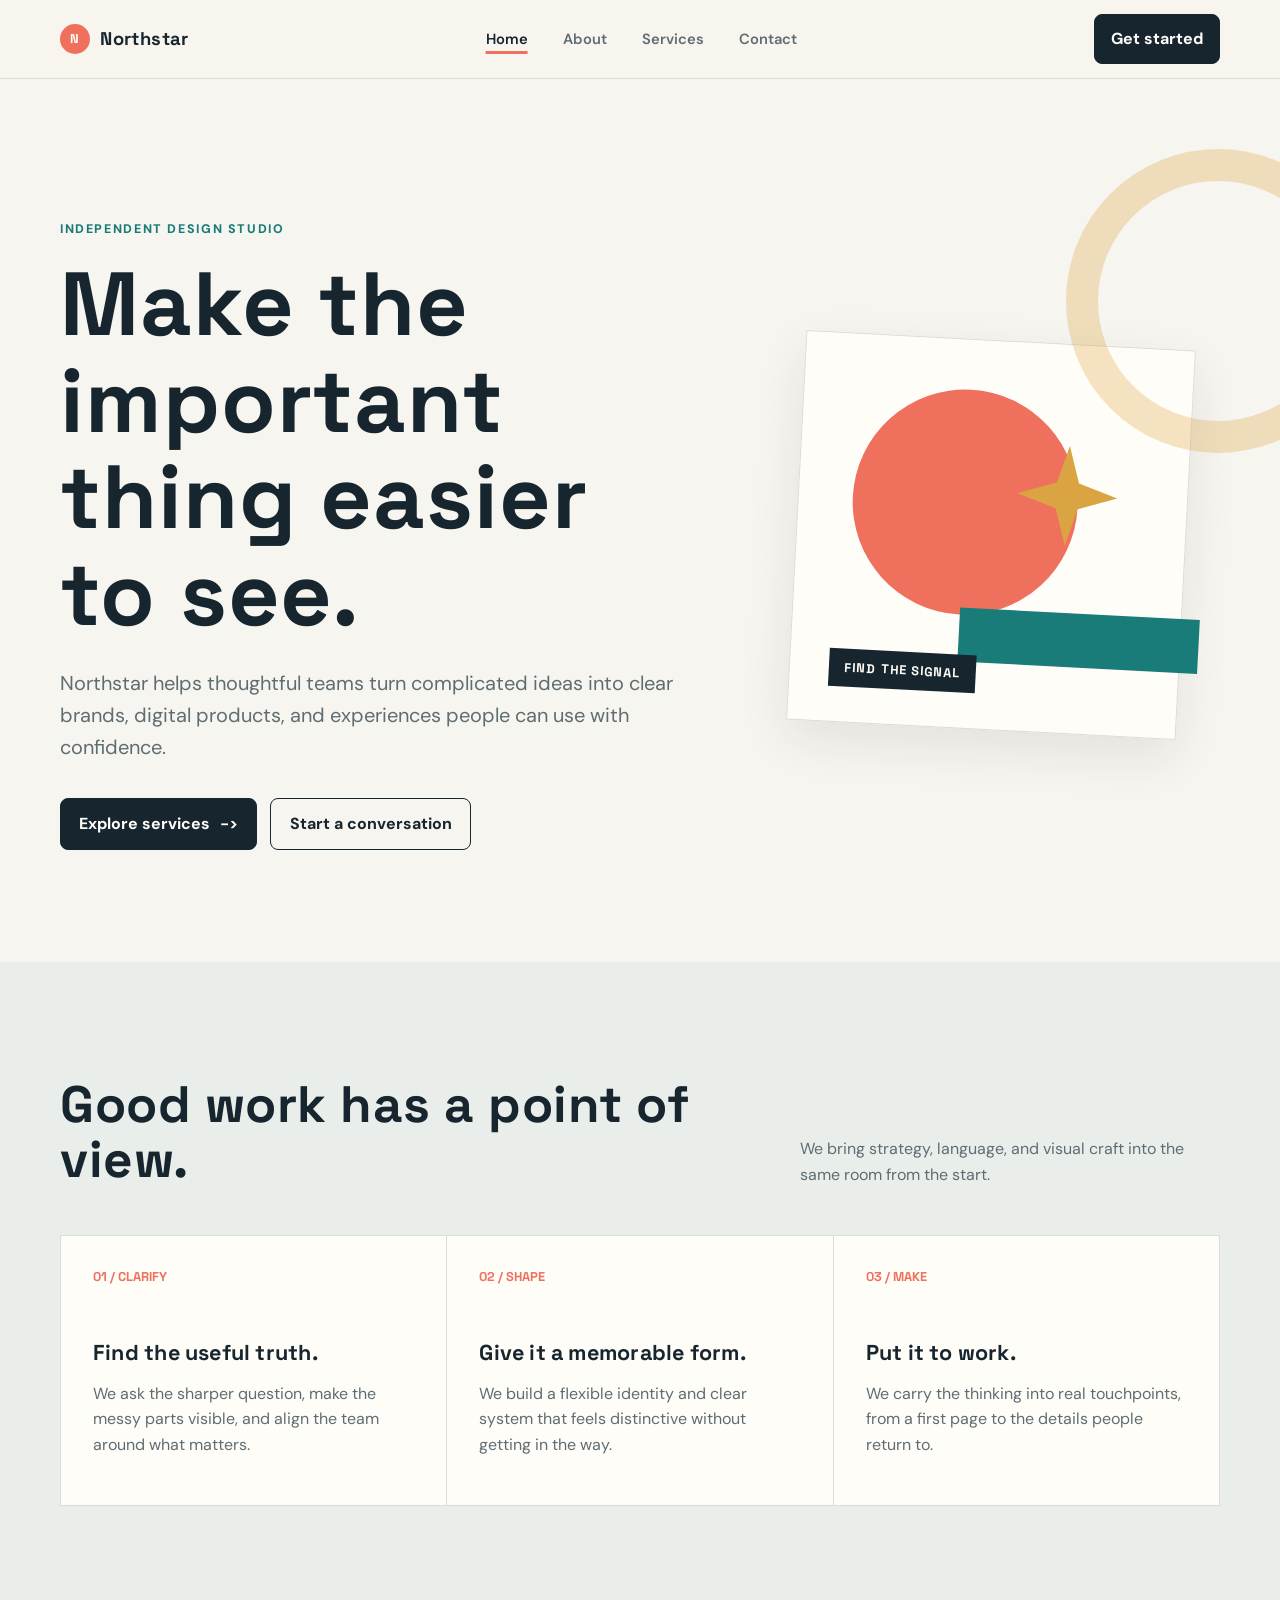
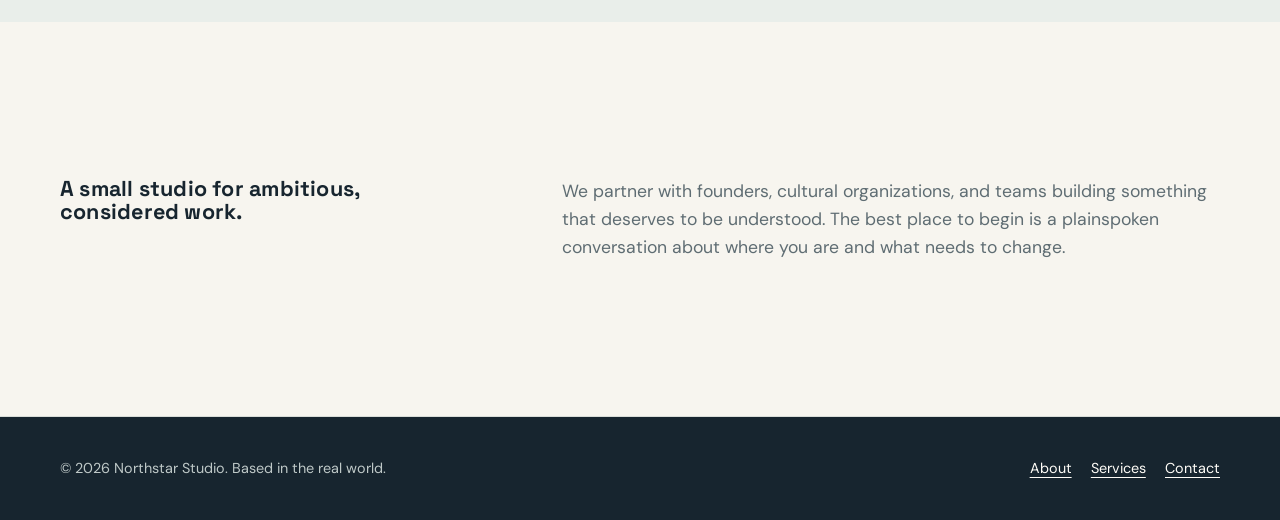
<file: index.html>
<!doctype html>
<html lang="en">
<head>
  <meta charset="utf-8">
  <meta name="viewport" content="width=device-width, initial-scale=1">
  <title>Northstar Studio | Clear ideas, made useful</title>
  <meta name="description" content="Northstar Studio is an independent design studio helping thoughtful teams turn complex ideas into clear, useful experiences.">
  <meta property="og:title" content="Northstar Studio | Clear ideas, made useful">
  <meta property="og:description" content="An independent design studio for clear, useful brand and digital experiences.">
  <meta property="og:type" content="website">
  <meta property="og:url" content="/index.html">
  <link rel="icon" href="assets/favicon.svg" type="image/svg+xml">
  <link rel="preconnect" href="https://fonts.googleapis.com">
  <link rel="preconnect" href="https://fonts.gstatic.com" crossorigin>
  <link href="https://fonts.googleapis.com/css2?family=DM+Sans:wght@400;500;600;700&family=Space+Grotesk:wght@500;600;700&display=swap" rel="stylesheet">
  <link rel="stylesheet" href="styles.css">
</head>
<body>
  <a class="skip-link" href="#main-content">Skip to content</a>
  <header class="site-header">
    <div class="container nav-wrap">
      <a class="logo" href="index.html" aria-label="Northstar Studio home"><span class="logo-mark" aria-hidden="true">N</span> Northstar</a>
      <button class="menu-button" type="button" data-menu-button aria-expanded="false" aria-controls="primary-navigation">Menu</button>
      <nav id="primary-navigation" data-primary-navigation aria-label="Primary navigation">
        <ul class="nav-list">
          <li><a href="index.html" aria-current="page">Home</a></li>
          <li><a href="about.html">About</a></li>
          <li><a href="services.html">Services</a></li>
          <li><a href="contact.html">Contact</a></li>
        </ul>
      </nav>
      <div class="nav-actions">
        <div class="auth-links" data-auth-area>
          <a class="auth-link primary" data-login-link href="login.html">Get started</a>
          <div class="user-badge" data-user-block hidden>
            <span>Hi,</span>
            <strong data-auth-name>Guest</strong>
            <button class="button auth-button" type="button" data-logout-button>Log out</button>
          </div>
        </div>
      </div>
    </div>
  </header>
  <main id="main-content">
    <section class="hero">
      <div class="container hero-grid">
        <div>
          <p class="eyebrow">Independent design studio</p>
          <h1>Make the important thing easier to see.</h1>
          <p class="lede">Northstar helps thoughtful teams turn complicated ideas into clear brands, digital products, and experiences people can use with confidence.</p>
          <div class="hero-actions">
            <a class="button" href="services.html">Explore services <span aria-hidden="true">-&gt;</span></a>
            <a class="button button-secondary" href="contact.html">Start a conversation</a>
          </div>
        </div>
        <div class="signal-art" aria-label="Abstract Northstar Studio graphic" role="img">
          <div class="signal-frame"><span class="signal-star" aria-hidden="true"></span><span class="signal-label">Find the signal</span></div>
        </div>
      </div>
    </section>
    <section class="section section-muted" aria-labelledby="approach-title">
      <div class="container">
        <div class="section-heading"><h2 id="approach-title">Good work has a point of view.</h2><p>We bring strategy, language, and visual craft into the same room from the start.</p></div>
        <div class="grid-3">
          <article class="service-card"><span class="service-number">01 / CLARIFY</span><h3>Find the useful truth.</h3><p>We ask the sharper question, make the messy parts visible, and align the team around what matters.</p></article>
          <article class="service-card"><span class="service-number">02 / SHAPE</span><h3>Give it a memorable form.</h3><p>We build a flexible identity and clear system that feels distinctive without getting in the way.</p></article>
          <article class="service-card"><span class="service-number">03 / MAKE</span><h3>Put it to work.</h3><p>We carry the thinking into real touchpoints, from a first page to the details people return to.</p></article>
        </div>
      </div>
    </section>
    <section class="section" aria-labelledby="fit-title">
      <div class="container">
        <div class="band"><h3 id="fit-title">A small studio for ambitious, considered work.</h3><p>We partner with founders, cultural organizations, and teams building something that deserves to be understood. The best place to begin is a plainspoken conversation about where you are and what needs to change.</p></div>
      </div>
    </section>
  </main>
  <footer class="site-footer"><div class="container footer-wrap"><p>&copy; <span data-current-year>2026</span> Northstar Studio. Based in the real world.</p><nav class="footer-links" aria-label="Footer navigation"><a href="about.html">About</a><a href="services.html">Services</a><a href="contact.html">Contact</a></nav></div></footer>
  <script src="script.js" defer></script>
</body>
</html>
</file>
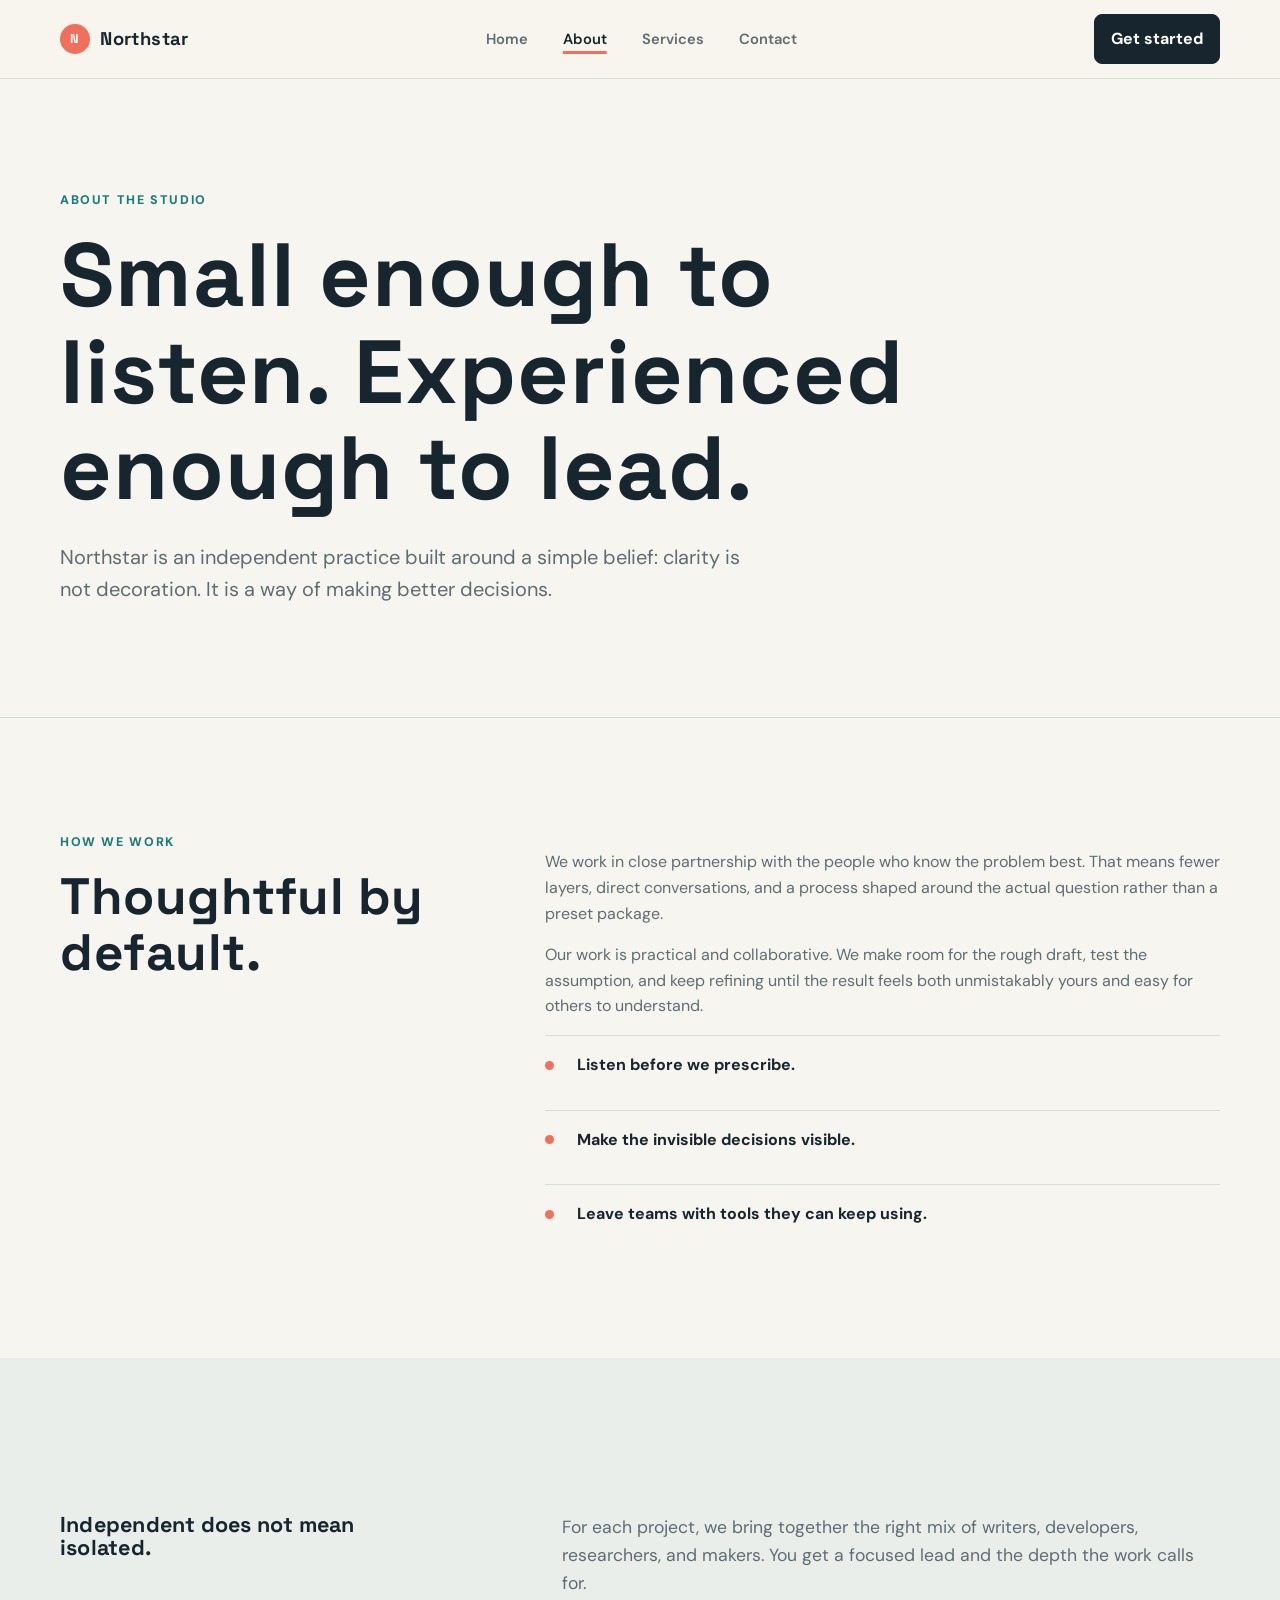
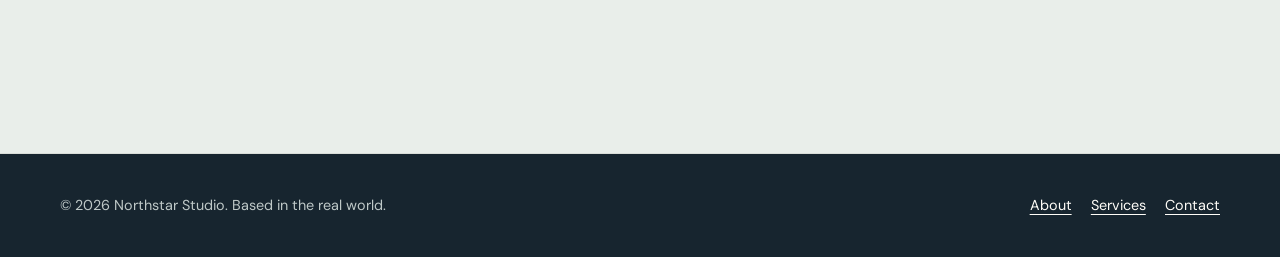
<file: about.html>
<!doctype html>
<html lang="en">
<head>
  <meta charset="utf-8">
  <meta name="viewport" content="width=device-width, initial-scale=1">
  <title>About Northstar Studio | Independent design partner</title>
  <meta name="description" content="Learn how Northstar Studio works with small teams to make complex ideas clear, useful, and memorable.">
  <meta property="og:title" content="About Northstar Studio">
  <meta property="og:description" content="An independent design partner for teams with something meaningful to make clear.">
  <meta property="og:type" content="website">
  <meta property="og:url" content="/about.html">
  <link rel="icon" href="assets/favicon.svg" type="image/svg+xml">
  <link rel="preconnect" href="https://fonts.googleapis.com"><link rel="preconnect" href="https://fonts.gstatic.com" crossorigin>
  <link href="https://fonts.googleapis.com/css2?family=DM+Sans:wght@400;500;600;700&family=Space+Grotesk:wght@500;600;700&display=swap" rel="stylesheet"><link rel="stylesheet" href="styles.css">
</head>
<body>
  <a class="skip-link" href="#main-content">Skip to content</a>
  <header class="site-header"><div class="container nav-wrap"><a class="logo" href="index.html" aria-label="Northstar Studio home"><span class="logo-mark" aria-hidden="true">N</span> Northstar</a><button class="menu-button" type="button" data-menu-button aria-expanded="false" aria-controls="primary-navigation">Menu</button><nav id="primary-navigation" data-primary-navigation aria-label="Primary navigation"><ul class="nav-list"><li><a href="index.html">Home</a></li><li><a href="about.html" aria-current="page">About</a></li><li><a href="services.html">Services</a></li><li><a href="contact.html">Contact</a></li></ul></nav><div class="nav-actions"><div class="auth-links" data-auth-area><a class="auth-link primary" data-login-link href="login.html">Get started</a><div class="user-badge" data-user-block hidden><span>Hi,</span><strong data-auth-name>Guest</strong><button class="button auth-button" type="button" data-logout-button>Log out</button></div></div></div></div></header>
  <main id="main-content">
    <section class="page-hero"><div class="container"><p class="eyebrow">About the studio</p><h1>Small enough to listen. Experienced enough to lead.</h1><p class="lede">Northstar is an independent practice built around a simple belief: clarity is not decoration. It is a way of making better decisions.</p></div></section>
    <section class="section"><div class="container split"><div><p class="eyebrow">How we work</p><h2>Thoughtful by default.</h2></div><div class="content-copy"><p>We work in close partnership with the people who know the problem best. That means fewer layers, direct conversations, and a process shaped around the actual question rather than a preset package.</p><p>Our work is practical and collaborative. We make room for the rough draft, test the assumption, and keep refining until the result feels both unmistakably yours and easy for others to understand.</p><ul class="list"><li><strong>Listen before we prescribe.</strong></li><li><strong>Make the invisible decisions visible.</strong></li><li><strong>Leave teams with tools they can keep using.</strong></li></ul></div></div></section>
    <section class="section section-muted"><div class="container"><div class="band"><h3>Independent does not mean isolated.</h3><p>For each project, we bring together the right mix of writers, developers, researchers, and makers. You get a focused lead and the depth the work calls for.</p></div></div></section>
  </main>
  <footer class="site-footer"><div class="container footer-wrap"><p>&copy; <span data-current-year>2026</span> Northstar Studio. Based in the real world.</p><nav class="footer-links" aria-label="Footer navigation"><a href="about.html">About</a><a href="services.html">Services</a><a href="contact.html">Contact</a></nav></div></footer><script src="script.js" defer></script>
</body>
</html>
</file>
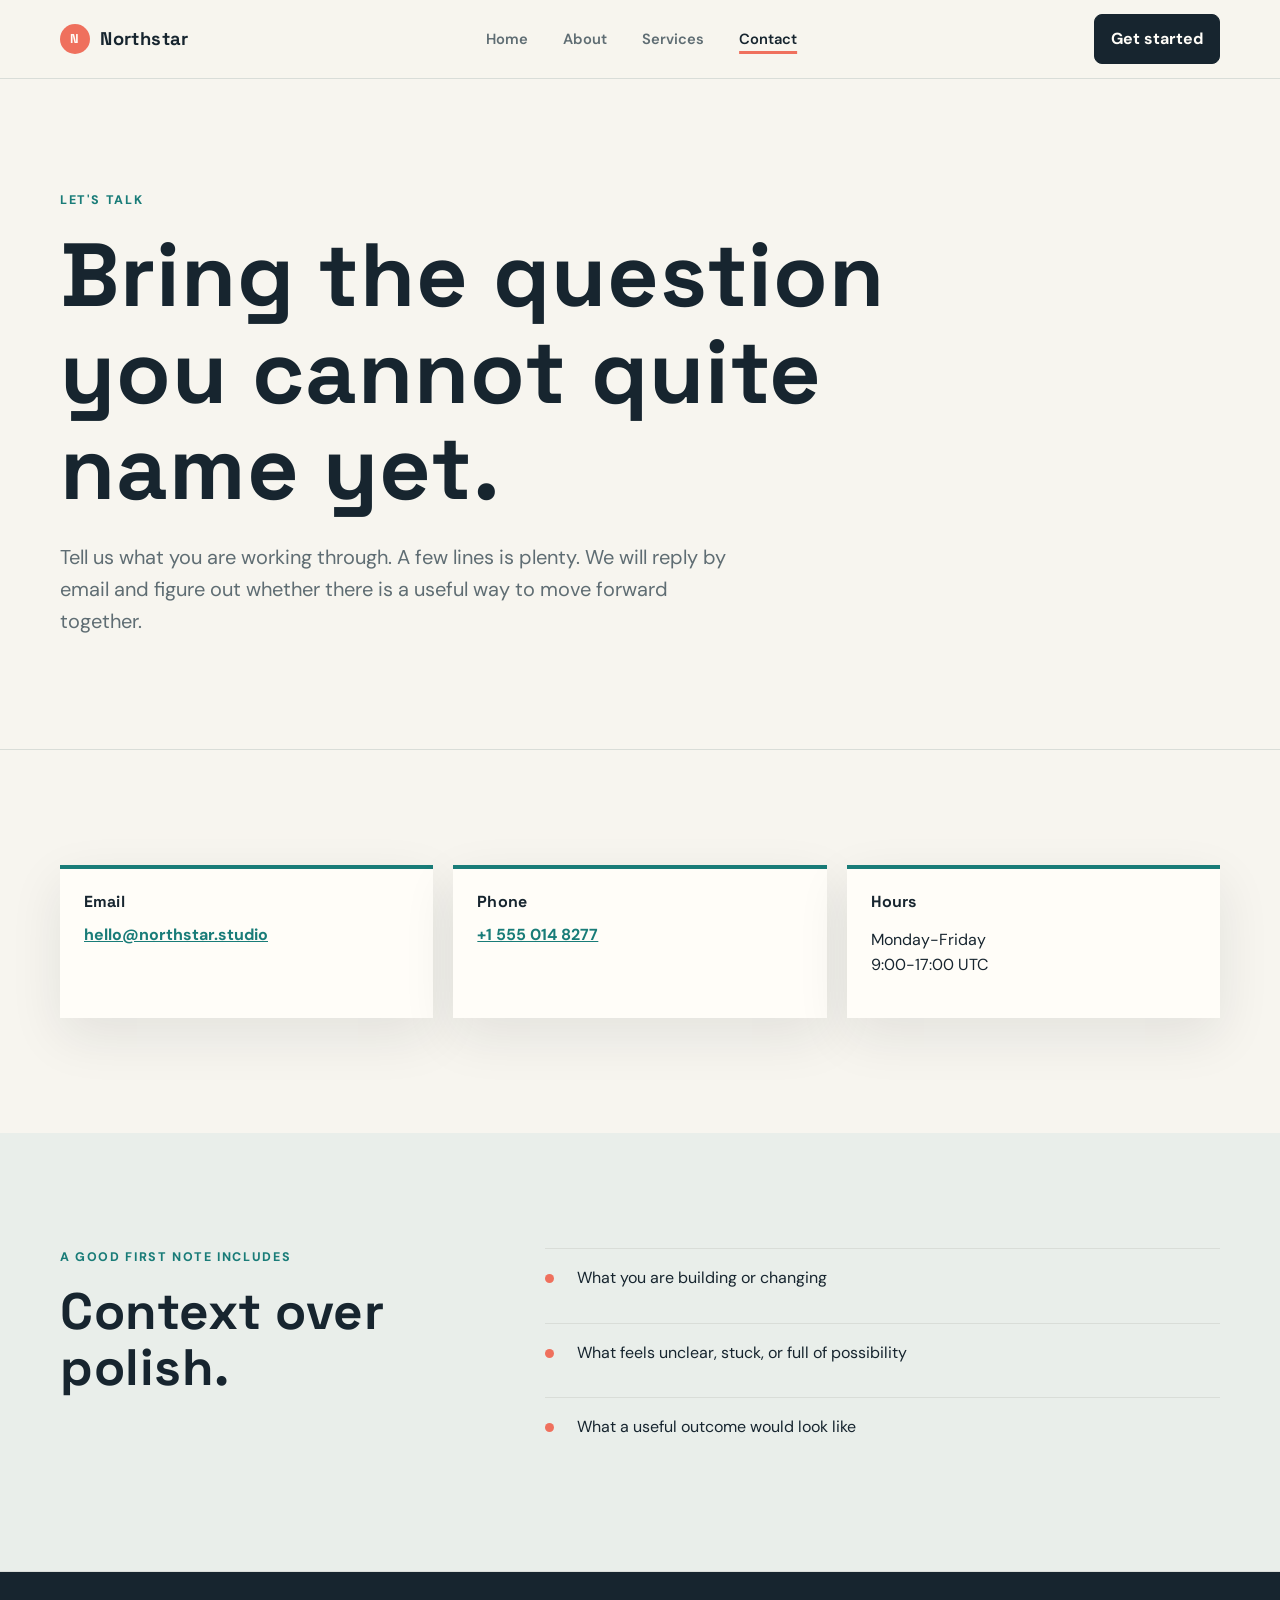
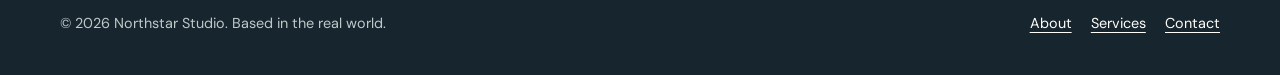
<file: contact.html>
<!doctype html>
<html lang="en">
<head>
  <meta charset="utf-8">
  <meta name="viewport" content="width=device-width, initial-scale=1">
  <title>Contact Northstar Studio | Begin a conversation</title>
  <meta name="description" content="Contact Northstar Studio to discuss a brand, digital design, or clarity challenge your team is working through.">
  <meta property="og:title" content="Contact Northstar Studio">
  <meta property="og:description" content="Tell us what you are working through and we will make space for a useful first conversation.">
  <meta property="og:type" content="website">
  <meta property="og:url" content="/contact.html">
  <link rel="icon" href="assets/favicon.svg" type="image/svg+xml">
  <link rel="preconnect" href="https://fonts.googleapis.com"><link rel="preconnect" href="https://fonts.gstatic.com" crossorigin>
  <link href="https://fonts.googleapis.com/css2?family=DM+Sans:wght@400;500;600;700&family=Space+Grotesk:wght@500;600;700&display=swap" rel="stylesheet"><link rel="stylesheet" href="styles.css">
</head>
<body>
  <a class="skip-link" href="#main-content">Skip to content</a>
  <header class="site-header"><div class="container nav-wrap"><a class="logo" href="index.html" aria-label="Northstar Studio home"><span class="logo-mark" aria-hidden="true">N</span> Northstar</a><button class="menu-button" type="button" data-menu-button aria-expanded="false" aria-controls="primary-navigation">Menu</button><nav id="primary-navigation" data-primary-navigation aria-label="Primary navigation"><ul class="nav-list"><li><a href="index.html">Home</a></li><li><a href="about.html">About</a></li><li><a href="services.html">Services</a></li><li><a href="contact.html" aria-current="page">Contact</a></li></ul></nav><div class="nav-actions"><div class="auth-links" data-auth-area><a class="auth-link primary" data-login-link href="login.html">Get started</a><div class="user-badge" data-user-block hidden><span>Hi,</span><strong data-auth-name>Guest</strong><button class="button auth-button" type="button" data-logout-button>Log out</button></div></div></div></div></header>
  <main id="main-content">
    <section class="page-hero"><div class="container"><p class="eyebrow">Let's talk</p><h1>Bring the question you cannot quite name yet.</h1><p class="lede">Tell us what you are working through. A few lines is plenty. We will reply by email and figure out whether there is a useful way to move forward together.</p></div></section>
    <section class="section"><div class="container contact-grid"><div class="contact-item"><h2>Email</h2><a href="mailto:hello@northstar.studio">hello@northstar.studio</a></div><div class="contact-item"><h2>Phone</h2><a href="tel:+15550148277">+1 555 014 8277</a></div><div class="contact-item"><h2>Hours</h2><p>Monday-Friday<br>9:00-17:00 UTC</p></div></div></section>
    <section class="section section-muted"><div class="container split"><div><p class="eyebrow">A good first note includes</p><h2>Context over polish.</h2></div><ul class="list"><li>What you are building or changing</li><li>What feels unclear, stuck, or full of possibility</li><li>What a useful outcome would look like</li></ul></div></section>
  </main>
  <footer class="site-footer"><div class="container footer-wrap"><p>&copy; <span data-current-year>2026</span> Northstar Studio. Based in the real world.</p><nav class="footer-links" aria-label="Footer navigation"><a href="about.html">About</a><a href="services.html">Services</a><a href="contact.html">Contact</a></nav></div></footer><script src="script.js" defer></script>
</body>
</html>
</file>
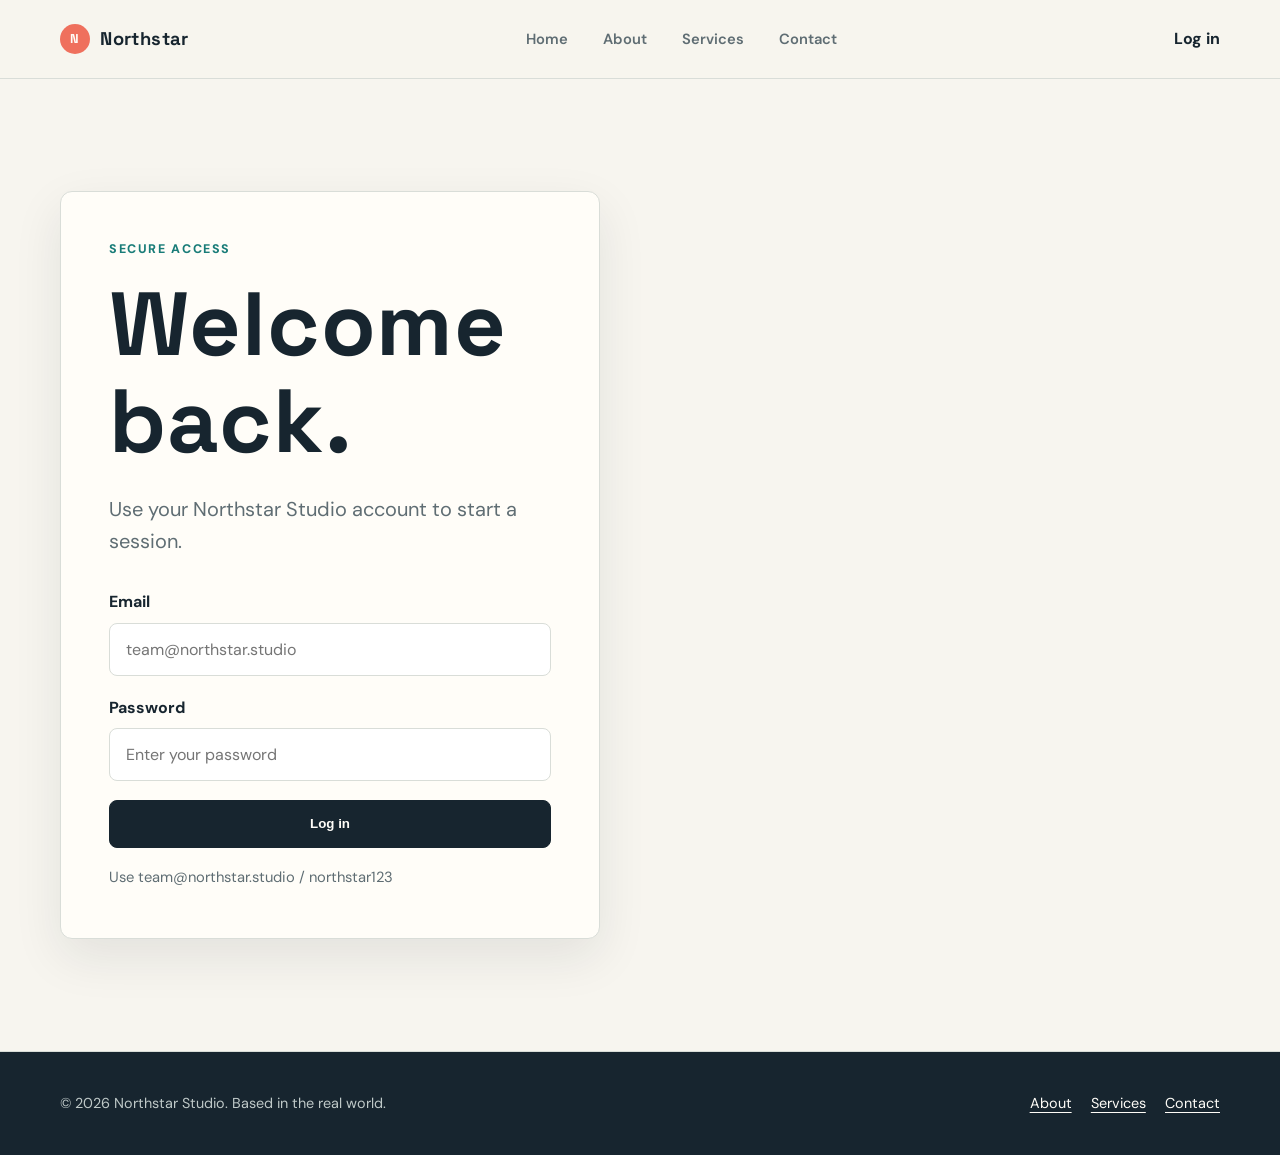
<file: login.html>
<!doctype html>
<html lang="en">
<head>
  <meta charset="utf-8">
  <meta name="viewport" content="width=device-width, initial-scale=1">
  <title>Login | Northstar Studio</title>
  <meta name="description" content="Log in to Northstar Studio using your session-based account.">
  <meta property="og:title" content="Login | Northstar Studio">
  <meta property="og:description" content="Northstar Studio secured session sign-in.">
  <meta property="og:type" content="website">
  <meta property="og:url" content="/login.html">
  <link rel="icon" href="assets/favicon.svg" type="image/svg+xml">
  <link rel="preconnect" href="https://fonts.googleapis.com">
  <link rel="preconnect" href="https://fonts.gstatic.com" crossorigin>
  <link href="https://fonts.googleapis.com/css2?family=DM+Sans:wght@400;500;600;700&family=Space+Grotesk:wght@500;600;700&display=swap" rel="stylesheet">
  <link rel="stylesheet" href="styles.css">
</head>
<body>
  <a class="skip-link" href="#main-content">Skip to content</a>
  <header class="site-header">
    <div class="container nav-wrap">
      <a class="logo" href="index.html" aria-label="Northstar Studio home"><span class="logo-mark" aria-hidden="true">N</span> Northstar</a>
      <button class="menu-button" type="button" data-menu-button aria-expanded="false" aria-controls="primary-navigation">Menu</button>
      <nav id="primary-navigation" data-primary-navigation aria-label="Primary navigation">
        <ul class="nav-list">
          <li><a href="index.html">Home</a></li>
          <li><a href="about.html">About</a></li>
          <li><a href="services.html">Services</a></li>
          <li><a href="contact.html">Contact</a></li>
        </ul>
      </nav>
      <div class="nav-actions">
        <div class="auth-links" data-auth-area>
          <a class="auth-link" data-login-link href="login.html">Log in</a>
          <div class="user-badge" data-user-block hidden>
            <span>Hi,</span>
            <strong data-auth-name>Guest</strong>
            <button class="button auth-button" type="button" data-logout-button>Log out</button>
          </div>
        </div>
      </div>
    </div>
  </header>

  <main id="main-content" class="auth-page">
    <section class="auth-shell">
      <div class="container">
        <div class="auth-card">
          <p class="eyebrow">Secure access</p>
          <h1>Welcome back.</h1>
          <p class="lede">Use your Northstar Studio account to start a session.</p>

          <form class="auth-form" data-login-form novalidate>
            <div class="auth-field">
              <label for="email">Email</label>
              <input id="email" name="email" type="email" autocomplete="email" placeholder="team@northstar.studio" required>
            </div>

            <div class="auth-field">
              <label for="password">Password</label>
              <input id="password" name="password" type="password" autocomplete="current-password" placeholder="Enter your password" required>
            </div>

            <button class="button" type="submit">Log in</button>
            <p class="auth-status" data-login-message aria-live="polite">Use team@northstar.studio / northstar123</p>
          </form>
        </div>
      </div>
    </section>
  </main>

  <footer class="site-footer">
    <div class="container footer-wrap">
      <p>&copy; <span data-current-year>2026</span> Northstar Studio. Based in the real world.</p>
      <nav class="footer-links" aria-label="Footer navigation">
        <a href="about.html">About</a>
        <a href="services.html">Services</a>
        <a href="contact.html">Contact</a>
      </nav>
    </div>
  </footer>
  <script src="script.js" defer></script>
</body>
</html>
</file>
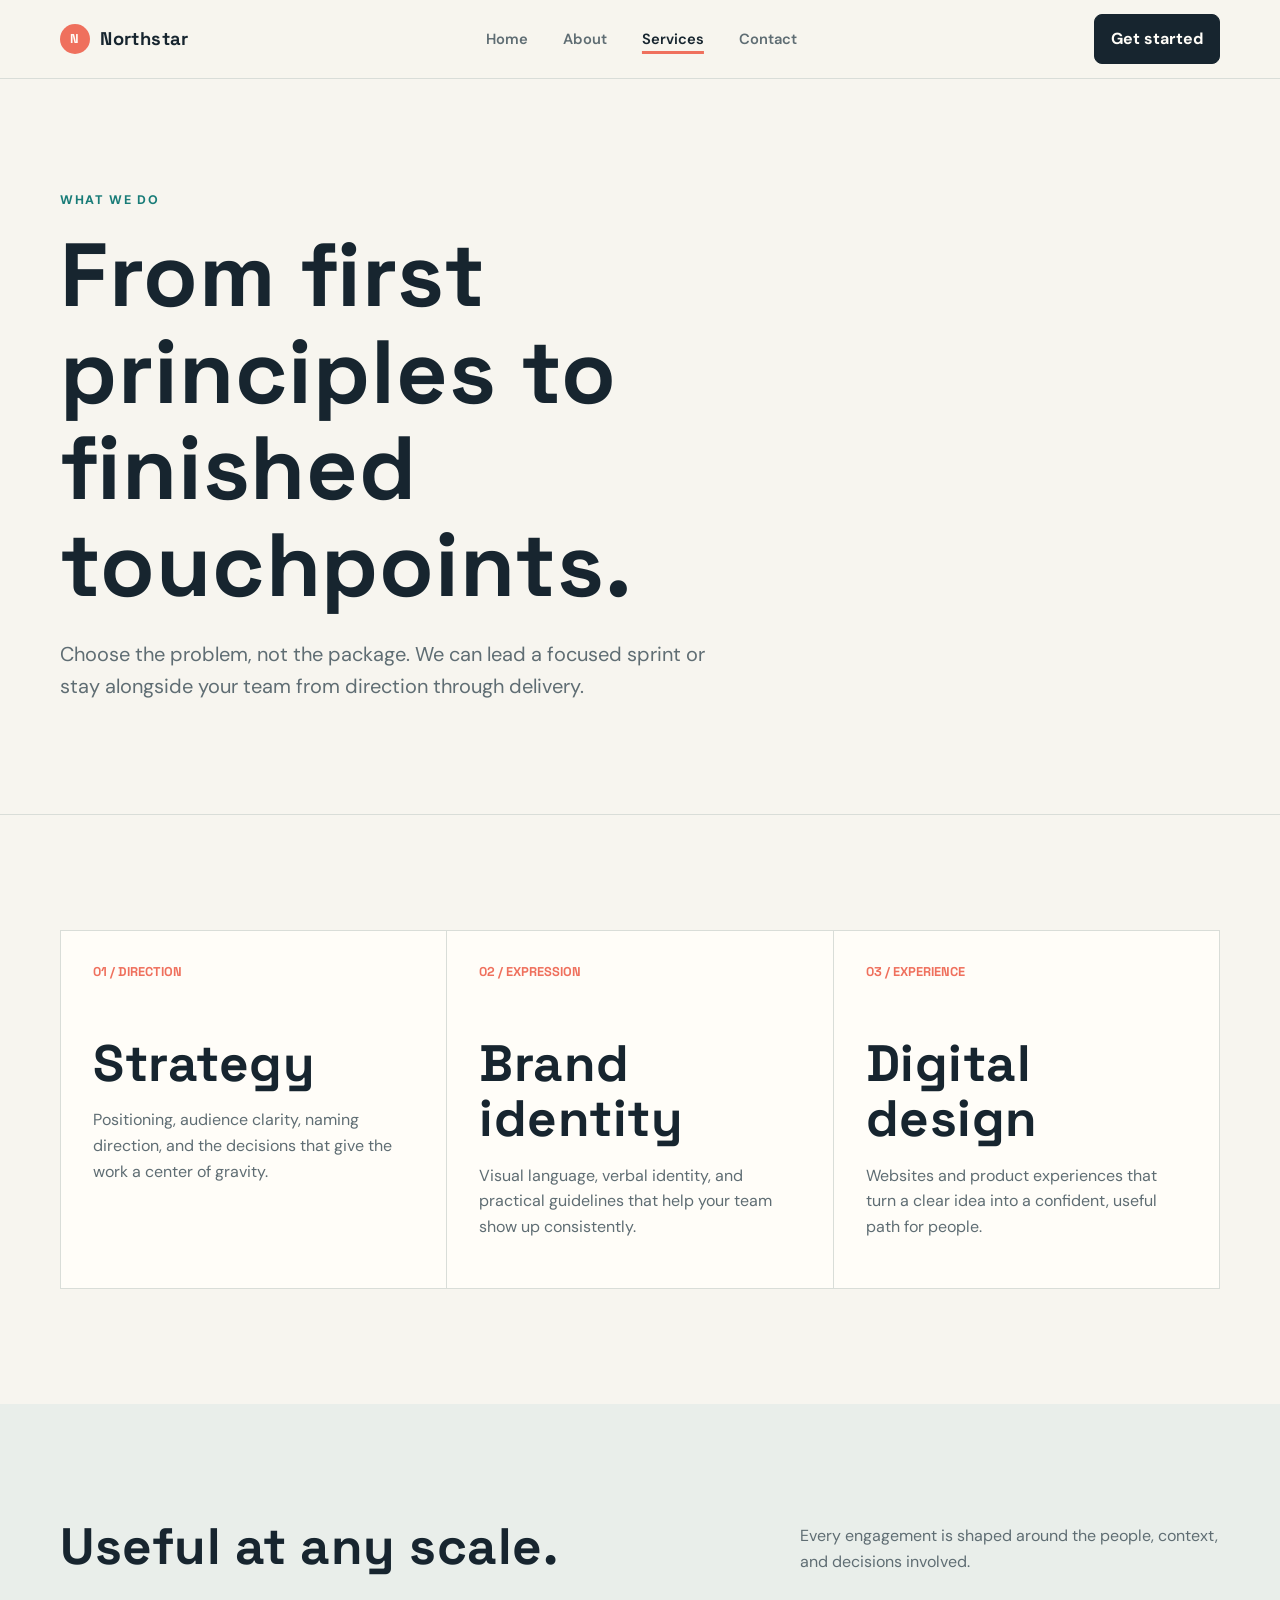
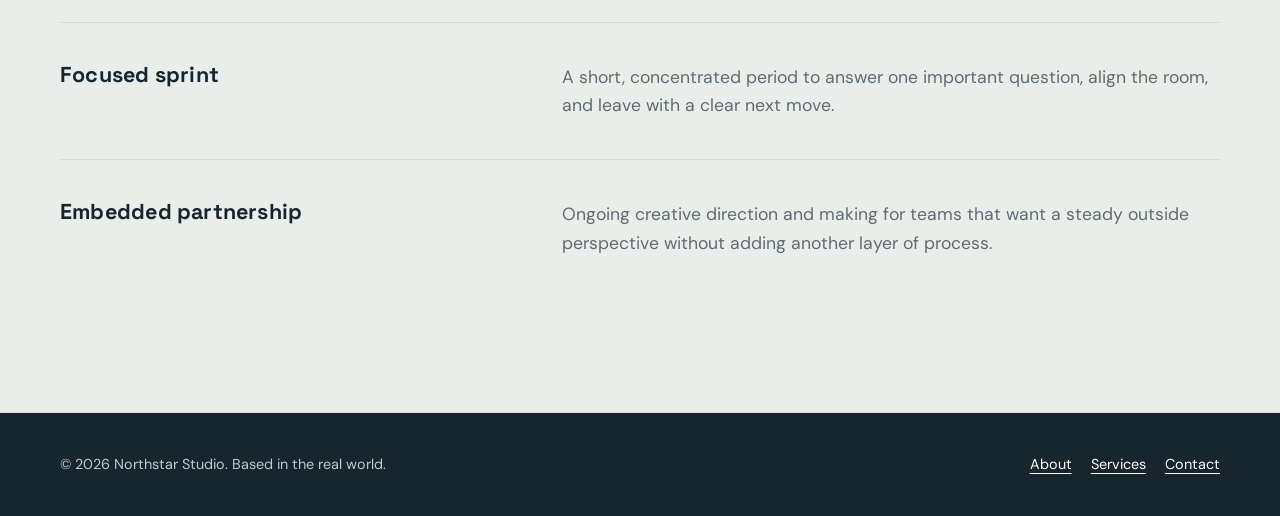
<file: services.html>
<!doctype html>
<html lang="en">
<head>
  <meta charset="utf-8">
  <meta name="viewport" content="width=device-width, initial-scale=1">
  <title>Services | Northstar Studio</title>
  <meta name="description" content="Explore Northstar Studio services in strategy, brand identity, digital design, and content systems.">
  <meta property="og:title" content="Services | Northstar Studio">
  <meta property="og:description" content="Strategy, identity, digital design, and content systems for thoughtful teams.">
  <meta property="og:type" content="website">
  <meta property="og:url" content="/services.html">
  <link rel="icon" href="assets/favicon.svg" type="image/svg+xml">
  <link rel="preconnect" href="https://fonts.googleapis.com"><link rel="preconnect" href="https://fonts.gstatic.com" crossorigin>
  <link href="https://fonts.googleapis.com/css2?family=DM+Sans:wght@400;500;600;700&family=Space+Grotesk:wght@500;600;700&display=swap" rel="stylesheet"><link rel="stylesheet" href="styles.css">
</head>
<body>
  <a class="skip-link" href="#main-content">Skip to content</a>
  <header class="site-header"><div class="container nav-wrap"><a class="logo" href="index.html" aria-label="Northstar Studio home"><span class="logo-mark" aria-hidden="true">N</span> Northstar</a><button class="menu-button" type="button" data-menu-button aria-expanded="false" aria-controls="primary-navigation">Menu</button><nav id="primary-navigation" data-primary-navigation aria-label="Primary navigation"><ul class="nav-list"><li><a href="index.html">Home</a></li><li><a href="about.html">About</a></li><li><a href="services.html" aria-current="page">Services</a></li><li><a href="contact.html">Contact</a></li></ul></nav><div class="nav-actions"><div class="auth-links" data-auth-area><a class="auth-link primary" data-login-link href="login.html">Get started</a><div class="user-badge" data-user-block hidden><span>Hi,</span><strong data-auth-name>Guest</strong><button class="button auth-button" type="button" data-logout-button>Log out</button></div></div></div></div></header>
  <main id="main-content">
    <section class="page-hero"><div class="container"><p class="eyebrow">What we do</p><h1>From first principles to finished touchpoints.</h1><p class="lede">Choose the problem, not the package. We can lead a focused sprint or stay alongside your team from direction through delivery.</p></div></section>
    <section class="section"><div class="container"><div class="grid-3"><article class="service-card"><span class="service-number">01 / DIRECTION</span><h2>Strategy</h2><p>Positioning, audience clarity, naming direction, and the decisions that give the work a center of gravity.</p></article><article class="service-card"><span class="service-number">02 / EXPRESSION</span><h2>Brand identity</h2><p>Visual language, verbal identity, and practical guidelines that help your team show up consistently.</p></article><article class="service-card"><span class="service-number">03 / EXPERIENCE</span><h2>Digital design</h2><p>Websites and product experiences that turn a clear idea into a confident, useful path for people.</p></article></div></div></section>
    <section class="section section-muted"><div class="container"><div class="section-heading"><h2>Useful at any scale.</h2><p>Every engagement is shaped around the people, context, and decisions involved.</p></div><div class="band"><h3>Focused sprint</h3><p>A short, concentrated period to answer one important question, align the room, and leave with a clear next move.</p></div><div class="band"><h3>Embedded partnership</h3><p>Ongoing creative direction and making for teams that want a steady outside perspective without adding another layer of process.</p></div></div></section>
  </main>
  <footer class="site-footer"><div class="container footer-wrap"><p>&copy; <span data-current-year>2026</span> Northstar Studio. Based in the real world.</p><nav class="footer-links" aria-label="Footer navigation"><a href="about.html">About</a><a href="services.html">Services</a><a href="contact.html">Contact</a></nav></div></footer><script src="script.js" defer></script>
</body>
</html>
</file>
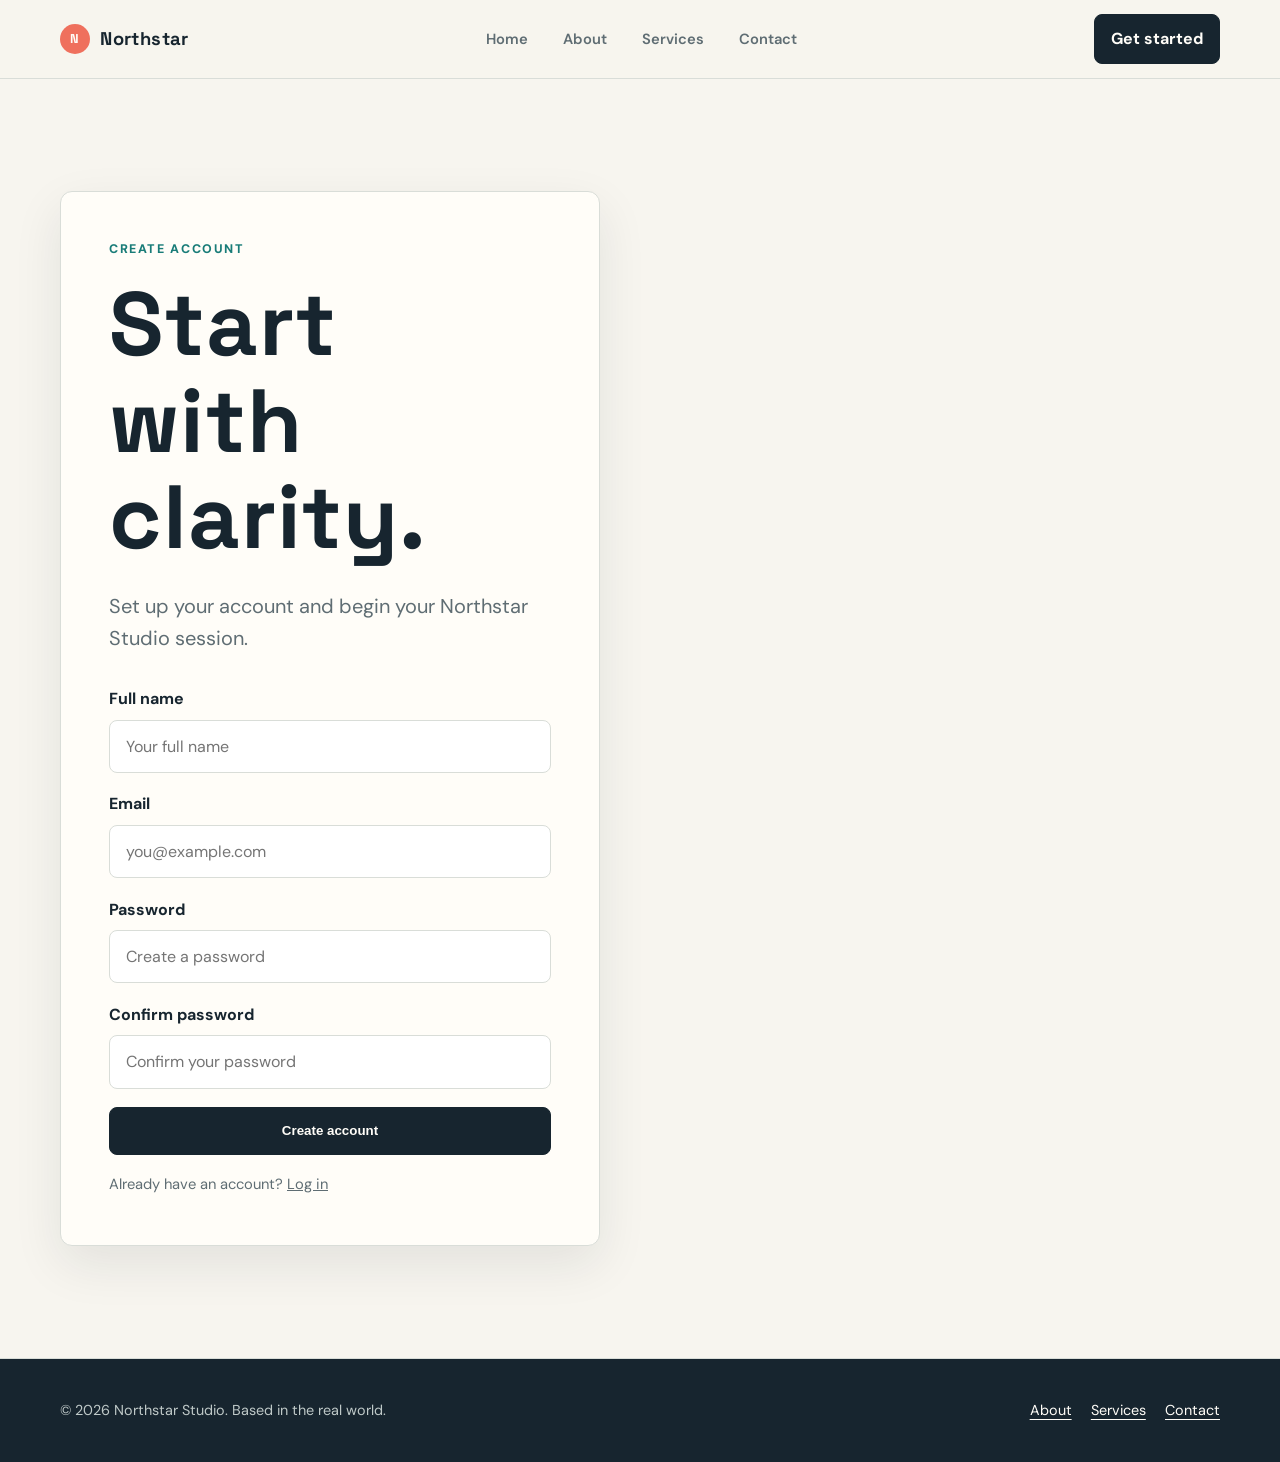
<file: signup.html>
<!doctype html>
<html lang="en">
<head>
  <meta charset="utf-8">
  <meta name="viewport" content="width=device-width, initial-scale=1">
  <title>Sign up | Northstar Studio</title>
  <meta name="description" content="Create a Northstar Studio account to start a session.">
  <meta property="og:title" content="Sign up | Northstar Studio">
  <meta property="og:description" content="Create your Northstar Studio account.">
  <meta property="og:type" content="website">
  <meta property="og:url" content="/signup.html">
  <link rel="icon" href="assets/favicon.svg" type="image/svg+xml">
  <link rel="preconnect" href="https://fonts.googleapis.com">
  <link rel="preconnect" href="https://fonts.gstatic.com" crossorigin>
  <link href="https://fonts.googleapis.com/css2?family=DM+Sans:wght@400;500;600;700&family=Space+Grotesk:wght@500;600;700&display=swap" rel="stylesheet">
  <link rel="stylesheet" href="styles.css">
</head>
<body>
  <a class="skip-link" href="#main-content">Skip to content</a>
  <header class="site-header">
    <div class="container nav-wrap">
      <a class="logo" href="index.html" aria-label="Northstar Studio home"><span class="logo-mark" aria-hidden="true">N</span> Northstar</a>
      <button class="menu-button" type="button" data-menu-button aria-expanded="false" aria-controls="primary-navigation">Menu</button>
      <nav id="primary-navigation" data-primary-navigation aria-label="Primary navigation">
        <ul class="nav-list">
          <li><a href="index.html">Home</a></li>
          <li><a href="about.html">About</a></li>
          <li><a href="services.html">Services</a></li>
          <li><a href="contact.html">Contact</a></li>
        </ul>
      </nav>
      <div class="nav-actions">
        <div class="auth-links" data-auth-area>
          <a class="auth-link primary" data-login-link href="login.html">Get started</a>
          <div class="user-badge" data-user-block hidden>
            <span>Hi,</span>
            <strong data-auth-name>Guest</strong>
            <button class="button auth-button" type="button" data-logout-button>Log out</button>
          </div>
        </div>
      </div>
    </div>
  </header>

  <main id="main-content" class="auth-page">
    <section class="auth-shell">
      <div class="container">
        <div class="auth-card">
          <p class="eyebrow">Create account</p>
          <h1>Start with clarity.</h1>
          <p class="lede">Set up your account and begin your Northstar Studio session.</p>

          <form class="auth-form" data-signup-form novalidate>
            <div class="auth-field">
              <label for="name">Full name</label>
              <input id="name" name="name" type="text" autocomplete="name" placeholder="Your full name" required>
            </div>

            <div class="auth-field">
              <label for="email">Email</label>
              <input id="email" name="email" type="email" autocomplete="email" placeholder="you@example.com" required>
            </div>

            <div class="auth-field">
              <label for="password">Password</label>
              <input id="password" name="password" type="password" autocomplete="new-password" placeholder="Create a password" required>
            </div>

            <div class="auth-field">
              <label for="confirm-password">Confirm password</label>
              <input id="confirm-password" name="confirm-password" type="password" autocomplete="new-password" placeholder="Confirm your password" required>
            </div>

            <button class="button" type="submit">Create account</button>
            <p class="auth-status" data-signup-message aria-live="polite">Already have an account? <a href="login.html">Log in</a></p>
          </form>
        </div>
      </div>
    </section>
  </main>

  <footer class="site-footer">
    <div class="container footer-wrap">
      <p>&copy; <span data-current-year>2026</span> Northstar Studio. Based in the real world.</p>
      <nav class="footer-links" aria-label="Footer navigation">
        <a href="about.html">About</a>
        <a href="services.html">Services</a>
        <a href="contact.html">Contact</a>
      </nav>
    </div>
  </footer>
  <script src="script.js" defer></script>
</body>
</html>
</file>
<file: styles.css>
:root {
  --ink: #17252f;
  --muted: #5f6d73;
  --paper: #f7f5ef;
  --white: #fffdf8;
  --line: #d9ddd8;
  --coral: #ef705d;
  --teal: #197c78;
  --mustard: #d9a441;
  --shadow: 0 18px 50px rgba(23, 37, 47, 0.09);
  --radius: 8px;
  --max-width: 1160px;
}

* { box-sizing: border-box; }
html { scroll-behavior: smooth; }
body {
  margin: 0;
  color: var(--ink);
  background: var(--paper);
  font-family: "DM Sans", "Segoe UI", sans-serif;
  line-height: 1.6;
}
img { max-width: 100%; display: block; }
a { color: inherit; }
:focus-visible { outline: 3px solid var(--mustard); outline-offset: 4px; }
.skip-link {
  position: absolute;
  top: 0;
  left: 1rem;
  padding: .65rem 1rem;
  color: var(--white);
  background: var(--ink);
  transform: translateY(-120%);
  transition: transform .2s ease;
  z-index: 10;
}
.skip-link:focus { transform: translateY(0); }
.container { width: min(var(--max-width), calc(100% - 2.5rem)); margin-inline: auto; }
.site-header { border-bottom: 1px solid var(--line); background: rgba(247, 245, 239, .96); }
.nav-wrap { min-height: 78px; display: flex; align-items: center; justify-content: space-between; gap: 2rem; }
.logo { display: inline-flex; align-items: center; gap: .65rem; color: var(--ink); text-decoration: none; font: 700 1.15rem/1 "Space Grotesk", sans-serif; letter-spacing: .02em; }
.logo-mark { width: 30px; height: 30px; display: grid; place-items: center; color: var(--white); background: var(--coral); border-radius: 50%; font-size: .8rem; }
.menu-button { display: none; padding: .55rem .7rem; border: 1px solid var(--line); border-radius: var(--radius); color: var(--ink); background: var(--white); font: 700 .8rem "DM Sans", sans-serif; cursor: pointer; }
.nav-list { display: flex; align-items: center; gap: clamp(1rem, 3vw, 2.2rem); margin: 0; padding: 0; list-style: none; }
.nav-list a { color: var(--muted); text-decoration: none; font-size: .92rem; font-weight: 600; }
.nav-list a:hover, .nav-list a[aria-current="page"] { color: var(--ink); }
.nav-list a[aria-current="page"] { text-decoration: underline; text-decoration-color: var(--coral); text-decoration-thickness: 3px; text-underline-offset: 7px; }
.nav-actions { display: flex; align-items: center; gap: 1rem; }
.auth-links { display: flex; align-items: center; gap: .75rem; }
.auth-link { color: var(--ink); text-decoration: none; font-weight: 700; }
.auth-link.primary { display: inline-flex; align-items: center; justify-content: center; min-height: 42px; padding: .7rem 1rem; border: 1px solid var(--ink); border-radius: var(--radius); background: var(--ink); color: var(--white); text-decoration: none; }
.user-badge { display: flex; align-items: center; gap: .75rem; padding: .35rem .55rem .35rem .85rem; border: 1px solid var(--line); border-radius: 999px; background: var(--white); }
.user-badge span { color: var(--ink); font-size: .8rem; }
.user-badge strong { font-size: .85rem; }
.auth-button { min-height: 36px; padding: .45rem .8rem; font-size: .78rem; }
[hidden] { display: none !important; }
.button { display: inline-flex; align-items: center; justify-content: center; gap: .6rem; min-height: 48px; padding: .75rem 1.15rem; border: 1px solid var(--ink); border-radius: var(--radius); background: var(--ink); color: var(--white); text-decoration: none; font-weight: 700; transition: transform .2s ease, background .2s ease; }
.button:hover { transform: translateY(-2px); background: var(--teal); border-color: var(--teal); }
.button-secondary { color: var(--ink); background: transparent; }
.button-secondary:hover { color: var(--white); }
.eyebrow { margin: 0 0 1rem; color: var(--teal); font-size: .78rem; font-weight: 800; letter-spacing: .13em; text-transform: uppercase; }
h1, h2, h3 { margin: 0; font-family: "Space Grotesk", "Segoe UI", sans-serif; line-height: 1.08; letter-spacing: .01em; }
h1 { max-width: 760px; font-size: clamp(2.8rem, 7vw, 5.8rem); }
h2 { font-size: clamp(2rem, 4vw, 3.4rem); }
h3 { font-size: 1.35rem; }
.lede { max-width: 640px; margin: 1.5rem 0 0; color: var(--muted); font-size: clamp(1.05rem, 2vw, 1.25rem); }
.hero { padding: clamp(5rem, 11vw, 9rem) 0 clamp(4rem, 9vw, 7rem); position: relative; overflow: hidden; }
.hero::after { content: ""; position: absolute; width: 240px; height: 240px; right: -90px; top: 70px; border: 32px solid var(--mustard); border-radius: 50%; opacity: .3; }
.hero-actions { display: flex; flex-wrap: wrap; gap: .8rem; margin-top: 2.2rem; }
.hero-grid { display: grid; grid-template-columns: 1.15fr .85fr; align-items: center; gap: 5rem; }
.signal-art { min-height: 390px; position: relative; display: grid; place-items: center; }
.signal-frame { width: min(100%, 390px); aspect-ratio: 1; position: relative; border: 1px solid var(--line); background: var(--white); box-shadow: var(--shadow); transform: rotate(3deg); }
.signal-frame::before, .signal-frame::after { content: ""; position: absolute; background: var(--coral); }
.signal-frame::before { width: 58%; height: 58%; top: 13%; left: 14%; border-radius: 50%; }
.signal-frame::after { width: 62%; height: 14%; right: -5%; bottom: 17%; background: var(--teal); }
.signal-star { position: absolute; z-index: 1; top: 26%; right: 18%; width: 100px; aspect-ratio: 1; background: var(--mustard); clip-path: polygon(50% 0, 61% 37%, 100% 50%, 61% 63%, 50% 100%, 39% 63%, 0 50%, 39% 37%); }
.signal-label { position: absolute; z-index: 2; bottom: 9%; left: 10%; padding: .75rem 1rem; color: var(--white); background: var(--ink); font: 700 .8rem/1.1 "Space Grotesk", sans-serif; letter-spacing: .08em; text-transform: uppercase; }
.section { padding: clamp(4.5rem, 9vw, 7.5rem) 0; }
.section-muted { background: #e9eeea; }
.section-heading { display: flex; align-items: end; justify-content: space-between; gap: 2rem; margin-bottom: 3rem; }
.section-heading p { max-width: 420px; margin: 0; color: var(--muted); }
.grid-3 { display: grid; grid-template-columns: repeat(3, 1fr); gap: 1px; background: var(--line); border: 1px solid var(--line); }
.service-card { min-height: 260px; padding: 2rem; background: var(--white); }
.service-number { display: block; margin-bottom: 3.5rem; color: var(--coral); font: 700 .8rem "Space Grotesk", sans-serif; }
.service-card p, .content-copy p { color: var(--muted); }
.service-card a { display: inline-block; margin-top: 1rem; color: var(--teal); font-weight: 700; text-underline-offset: 4px; }
.band { display: grid; grid-template-columns: .8fr 1.2fr; gap: 4rem; align-items: start; padding: 2.5rem 0; border-top: 1px solid var(--line); }
.band:first-child { border-top: 0; }
.band h3 { max-width: 330px; }
.band p { max-width: 660px; margin: 0; color: var(--muted); font-size: 1.1rem; }
.page-hero { padding: clamp(4rem, 9vw, 7rem) 0; border-bottom: 1px solid var(--line); }
.page-hero h1 { max-width: 850px; }
.page-hero .lede { max-width: 680px; }
.split { display: grid; grid-template-columns: .75fr 1.25fr; gap: 5rem; }
.list { display: grid; gap: 1rem; margin: 0; padding: 0; list-style: none; }
.list li { padding: 1rem 0 1rem 2rem; border-top: 1px solid var(--line); position: relative; }
.list li::before { content: ""; width: 9px; height: 9px; position: absolute; top: 1.55rem; left: 0; background: var(--coral); border-radius: 50%; }
.contact-grid { display: grid; grid-template-columns: repeat(3, 1fr); gap: 1.25rem; }
.contact-item { padding: 1.5rem; border-top: 4px solid var(--teal); background: var(--white); box-shadow: var(--shadow); }
.contact-item h2 { margin-bottom: .7rem; font-size: 1rem; }
.contact-item a { color: var(--teal); font-weight: 700; }
.auth-page { padding: clamp(4rem, 9vw, 7rem) 0; }
.auth-shell { display: grid; place-items: center; }
.auth-card { width: min(100%, 540px); padding: clamp(2rem, 5vw, 3rem); background: var(--white); border: 1px solid var(--line); box-shadow: var(--shadow); border-radius: calc(var(--radius) + 4px); }
.auth-form { display: grid; gap: 1.15rem; margin-top: 2rem; }
.auth-field { display: grid; gap: .5rem; }
.auth-field label { font-weight: 700; }
.auth-field input { width: 100%; min-height: 48px; padding: .8rem 1rem; border: 1px solid var(--line); border-radius: var(--radius); background: #fff; color: var(--ink); font: inherit; }
.auth-status { margin: 0; font-size: .92rem; color: var(--muted); }
.auth-status[data-state="error"] { color: #b12d2d; }
.auth-status[data-state="success"] { color: var(--teal); }
.not-found { min-height: calc(100vh - 250px); display: grid; place-items: center; text-align: center; }
.not-found h1 { font-size: clamp(5rem, 18vw, 12rem); color: var(--coral); }
.not-found p { max-width: 480px; margin: 1rem auto 2rem; color: var(--muted); }
.site-footer { padding: 2.5rem 0; border-top: 1px solid var(--line); background: var(--ink); color: var(--white); }
.footer-wrap { display: flex; align-items: center; justify-content: space-between; gap: 2rem; }
.footer-wrap p { margin: 0; color: #bfc9c8; font-size: .9rem; }
.footer-links { display: flex; gap: 1.2rem; font-size: .9rem; }
.footer-links a { color: var(--white); text-underline-offset: 4px; }
@media (max-width: 760px) {
  .container { width: min(var(--max-width), calc(100% - 2rem)); }
  .nav-wrap { min-height: auto; padding: 1.25rem 0; align-items: flex-start; }
  .menu-button { display: inline-block; }
  [data-primary-navigation] { display: none; width: 100%; }
  [data-primary-navigation][data-open] { display: block; }
  .nav-list { flex-wrap: wrap; justify-content: flex-end; gap: .7rem 1rem; }
  .nav-list a { font-size: .84rem; }
  .hero-grid, .split, .band { grid-template-columns: 1fr; gap: 2.5rem; }
  .hero { padding-top: 4rem; }
  .signal-art { min-height: 300px; }
  .signal-frame { width: min(82vw, 340px); }
  .section-heading { display: block; }
  .section-heading p { margin-top: 1rem; }
  .grid-3, .contact-grid { grid-template-columns: 1fr; }
  .service-card { min-height: auto; }
  .service-number { margin-bottom: 2rem; }
  .footer-wrap { display: block; }
  .footer-links { margin-top: 1rem; }
}
@media (prefers-reduced-motion: reduce) {
  *, *::before, *::after { scroll-behavior: auto !important; transition-duration: .01ms !important; }
}
</file>
